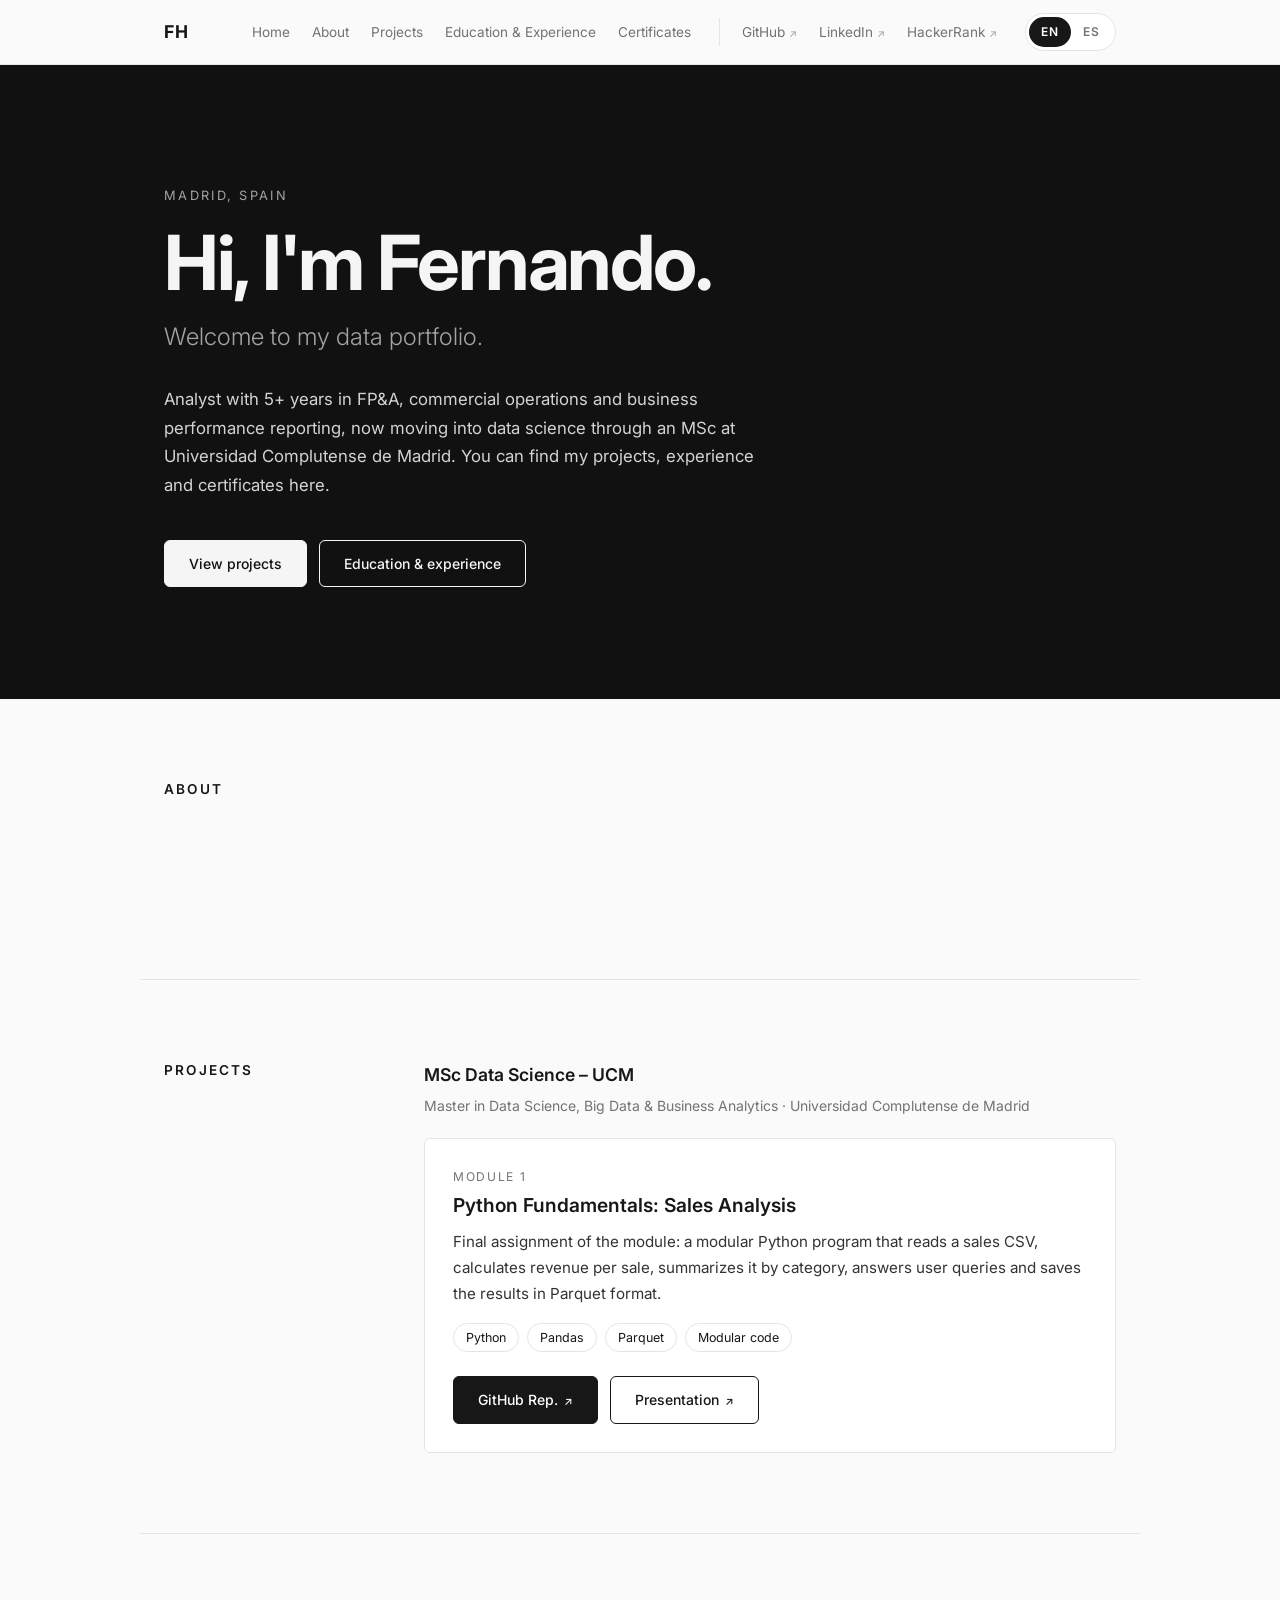
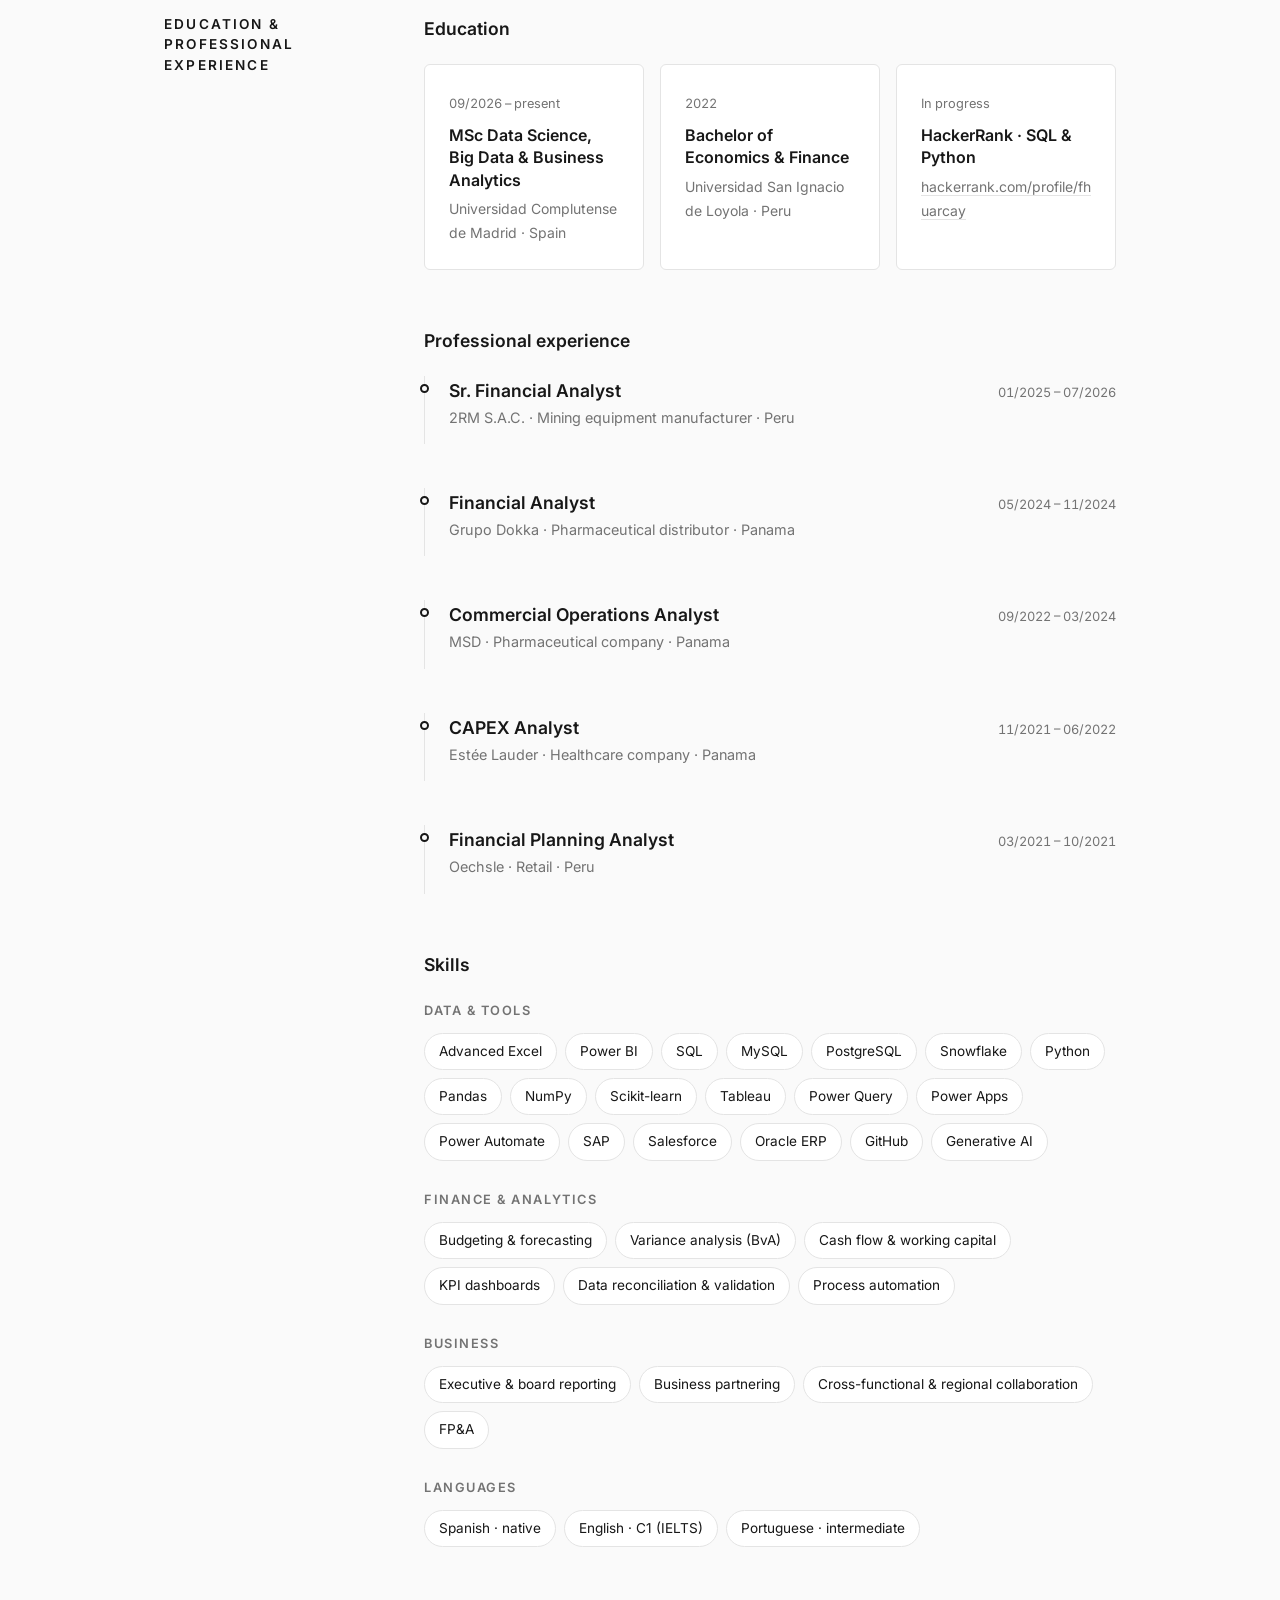
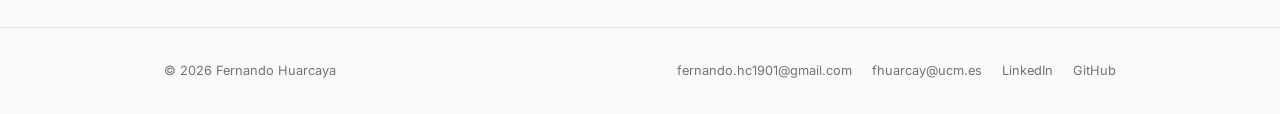
<file: index.html>
<!DOCTYPE html>
<html lang="en">
<head>
  <meta charset="UTF-8">
  <meta name="viewport" content="width=device-width, initial-scale=1.0">
  <title>Fernando Huarcaya | Data Analytics &amp; FP&amp;A</title>
  <meta name="description" content="Portfolio of Fernando Huarcaya: analyst with 5+ years in FP&A, commercial operations and business performance, moving into data science.">
  <link rel="preconnect" href="https://fonts.googleapis.com">
  <link rel="preconnect" href="https://fonts.gstatic.com" crossorigin>
  <link href="https://fonts.googleapis.com/css2?family=Inter:wght@300;400;500;600;700&display=swap" rel="stylesheet">
  <link rel="stylesheet" href="styles.css">
  <script>
    // Apply the saved language before first paint (English is the default)
    try {
      var saved = localStorage.getItem("lang");
      if (saved === "es" || saved === "en") document.documentElement.lang = saved;
    } catch (e) {}
  </script>
</head>
<body>

  <header class="site-header">
    <nav class="nav container" aria-label="Main">
      <a href="#home" class="logo" data-home>FH</a>
      <button type="button" class="nav-toggle" aria-label="Menu" aria-expanded="false" aria-controls="nav-menu"><span></span><span></span><span></span></button>
      <div class="nav-menu" id="nav-menu">
        <ul class="nav-links">
          <li><a href="#home" data-home><span data-lang="en">Home</span><span data-lang="es">Inicio</span></a></li>
          <li><a href="#about"><span data-lang="en">About</span><span data-lang="es">Sobre mí</span></a></li>
          <li><a href="#projects"><span data-lang="en">Projects</span><span data-lang="es">Proyectos</span></a></li>
          <li><a href="#education"><span data-lang="en">Education &amp; Experience</span><span data-lang="es">Formación y Experiencia</span></a></li>
          <li><a href="certificates.html"><span data-lang="en">Certificates</span><span data-lang="es">Certificados</span></a></li>
        </ul>
        <ul class="nav-links nav-external">
          <li><a href="https://github.com/ferhc1901" target="_blank" rel="noopener">GitHub <i aria-hidden="true">↗</i></a></li>
          <li><a href="https://www.linkedin.com/in/ferhc1901/" target="_blank" rel="noopener">LinkedIn <i aria-hidden="true">↗</i></a></li>
          <li><a href="https://www.hackerrank.com/profile/fhuarcay" target="_blank" rel="noopener">HackerRank <i aria-hidden="true">↗</i></a></li>
        </ul>
        <div class="lang-switch" role="group" aria-label="Language / Idioma">
          <button type="button" data-set-lang="en" aria-pressed="true">EN</button>
          <button type="button" data-set-lang="es" aria-pressed="false">ES</button>
        </div>
      </div>
    </nav>
  </header>

  <main>

    <!-- HOME -->
    <section id="home" class="hero">
      <div class="container hero-inner">
        <p class="eyebrow"><span data-lang="en">Madrid, Spain</span><span data-lang="es">Madrid, España</span></p>
        <h1><span data-lang="en">Hi, I'm Fernando.</span><span data-lang="es">Hola, soy Fernando.</span></h1>
        <p class="hero-role"><span data-lang="en">Welcome to my data portfolio.</span><span data-lang="es">Bienvenido a mi portafolio de datos.</span></p>
        <p class="hero-lead">
          <span data-lang="en">Analyst with 5+ years in FP&amp;A, commercial operations and business performance reporting, now moving into data science through an MSc at Universidad Complutense de Madrid. You can find my projects, experience and certificates here.</span>
          <span data-lang="es">Analista con más de 5 años en FP&amp;A, operaciones comerciales y reporting de negocio, ahora en transición hacia data science con un máster en la Universidad Complutense de Madrid. Aquí encontrarás mis proyectos, experiencia y certificados.</span>
        </p>
        <div class="hero-actions">
          <a href="#projects" class="btn btn-primary"><span data-lang="en">View projects</span><span data-lang="es">Ver proyectos</span></a>
          <a href="#education" class="btn btn-ghost"><span data-lang="en">Education &amp; experience</span><span data-lang="es">Formación y experiencia</span></a>
        </div>
      </div>
    </section>

    <!-- ABOUT (intentionally empty for now) -->
    <section id="about" class="section container">
      <h2 class="section-title"><span data-lang="en">About</span><span data-lang="es">Sobre mí</span></h2>
      <div class="section-body about-body">
        <!-- Content to be added -->
      </div>
    </section>

    <!-- PROJECTS -->
    <section id="projects" class="section container">
      <h2 class="section-title"><span data-lang="en">Projects</span><span data-lang="es">Proyectos</span></h2>
      <div class="section-body">

        <div class="repo-group">
          <h3 class="group-title">MSc Data Science – UCM</h3>
          <p class="group-sub">Master in Data Science, Big Data &amp; Business Analytics · Universidad Complutense de Madrid</p>

          <article class="project-card">
            <div class="project-meta"><span data-lang="en">Module 1</span><span data-lang="es">Módulo 1</span></div>
            <h4><span data-lang="en">Python Fundamentals: Sales Analysis</span><span data-lang="es">Fundamentos de Python: Análisis de ventas</span></h4>
            <p>
              <span data-lang="en">Final assignment of the module: a modular Python program that reads a sales CSV, calculates revenue per sale, summarizes it by category, answers user queries and saves the results in Parquet format.</span>
              <span data-lang="es">Trabajo final del módulo: un programa modular en Python que lee un CSV de ventas, calcula el importe de cada venta, lo resume por categoría, responde consultas del usuario y guarda los resultados en formato Parquet.</span>
            </p>
            <ul class="tags tags-small">
              <li>Python</li><li>Pandas</li><li>Parquet</li><li>Modular code</li>
            </ul>
            <div class="project-actions">
              <a class="btn btn-primary" href="https://github.com/ferhc1901/Mod1._Fundamentos_de_Python" target="_blank" rel="noopener">GitHub Rep. <i aria-hidden="true">↗</i></a>
              <a class="btn btn-ghost" href="https://github.com/ferhc1901/Mod1._Fundamentos_de_Python/blob/main/Presentacion_Mod1_Fundamentos_Python.pdf" target="_blank" rel="noopener">Presentation <i aria-hidden="true">↗</i></a>
            </div>
          </article>
        </div>

      </div>
    </section>

    <!-- EDUCATION & PROFESSIONAL EXPERIENCE -->
    <section id="education" class="section container">
      <h2 class="section-title"><span data-lang="en">Education &amp; Professional Experience</span><span data-lang="es">Formación y Experiencia Profesional</span></h2>
      <div class="section-body">

        <h3 class="group-title"><span data-lang="en">Education</span><span data-lang="es">Formación</span></h3>
        <div class="cards">
          <article class="card">
            <time>09/2026 – <span data-lang="en">present</span><span data-lang="es">actualidad</span></time>
            <h4>MSc Data Science, Big Data &amp; Business Analytics</h4>
            <p>Universidad Complutense de Madrid · <span data-lang="en">Spain</span><span data-lang="es">España</span></p>
          </article>
          <article class="card">
            <time>2022</time>
            <h4><span data-lang="en">Bachelor of Economics &amp; Finance</span><span data-lang="es">Grado en Economía y Finanzas</span></h4>
            <p>Universidad San Ignacio de Loyola · <span data-lang="en">Peru</span><span data-lang="es">Perú</span></p>
          </article>
          <article class="card">
            <time><span data-lang="en">In progress</span><span data-lang="es">En curso</span></time>
            <h4>HackerRank · SQL &amp; Python</h4>
            <p><a href="https://www.hackerrank.com/profile/fhuarcay" target="_blank" rel="noopener">hackerrank.com/profile/fhuarcay</a></p>
          </article>
        </div>

        <h3 class="group-title group-gap"><span data-lang="en">Professional experience</span><span data-lang="es">Experiencia profesional</span></h3>
        <div class="timeline">

          <article class="job">
            <header class="job-header">
              <div>
                <h4>Sr. Financial Analyst</h4>
                <p class="job-company">2RM S.A.C. · <span data-lang="en">Mining equipment manufacturer · Peru</span><span data-lang="es">Fabricante de equipos mineros · Perú</span></p>
              </div>
              <time>01/2025 – 07/2026</time>
            </header>
          </article>

          <article class="job">
            <header class="job-header">
              <div>
                <h4>Financial Analyst</h4>
                <p class="job-company">Grupo Dokka · <span data-lang="en">Pharmaceutical distributor · Panama</span><span data-lang="es">Distribuidor farmacéutico · Panamá</span></p>
              </div>
              <time>05/2024 – 11/2024</time>
            </header>
          </article>

          <article class="job">
            <header class="job-header">
              <div>
                <h4>Commercial Operations Analyst</h4>
                <p class="job-company">MSD · <span data-lang="en">Pharmaceutical company · Panama</span><span data-lang="es">Compañía farmacéutica · Panamá</span></p>
              </div>
              <time>09/2022 – 03/2024</time>
            </header>
          </article>

          <article class="job">
            <header class="job-header">
              <div>
                <h4>CAPEX Analyst</h4>
                <p class="job-company">Estée Lauder · <span data-lang="en">Healthcare company · Panama</span><span data-lang="es">Compañía de salud · Panamá</span></p>
              </div>
              <time>11/2021 – 06/2022</time>
            </header>
          </article>

          <article class="job">
            <header class="job-header">
              <div>
                <h4>Financial Planning Analyst</h4>
                <p class="job-company">Oechsle · Retail · <span data-lang="en">Peru</span><span data-lang="es">Perú</span></p>
              </div>
              <time>03/2021 – 10/2021</time>
            </header>
          </article>

        </div>

        <h3 class="group-title group-gap"><span data-lang="en">Skills</span><span data-lang="es">Habilidades</span></h3>
        <div class="skills">
          <div class="skill-group">
            <h4><span data-lang="en">Data &amp; tools</span><span data-lang="es">Datos y herramientas</span></h4>
            <ul class="tags">
              <li><span data-lang="en">Advanced Excel</span><span data-lang="es">Excel avanzado</span></li>
              <li>Power BI</li><li>SQL</li><li>MySQL</li><li>PostgreSQL</li>
              <li>Snowflake</li><li>Python</li><li>Pandas</li><li>NumPy</li><li>Scikit-learn</li>
              <li>Tableau</li><li>Power Query</li><li>Power Apps</li><li>Power Automate</li>
              <li>SAP</li><li>Salesforce</li><li>Oracle ERP</li><li>GitHub</li>
              <li><span data-lang="en">Generative AI</span><span data-lang="es">IA generativa</span></li>
            </ul>
          </div>
          <div class="skill-group">
            <h4><span data-lang="en">Finance &amp; analytics</span><span data-lang="es">Finanzas y análisis</span></h4>
            <ul class="tags">
              <li><span data-lang="en">Budgeting &amp; forecasting</span><span data-lang="es">Presupuestos y forecasting</span></li>
              <li><span data-lang="en">Variance analysis (BvA)</span><span data-lang="es">Análisis de desviaciones (BvA)</span></li>
              <li><span data-lang="en">Cash flow &amp; working capital</span><span data-lang="es">Cash flow y capital circulante</span></li>
              <li><span data-lang="en">KPI dashboards</span><span data-lang="es">Dashboards de KPIs</span></li>
              <li><span data-lang="en">Data reconciliation &amp; validation</span><span data-lang="es">Conciliación y validación de datos</span></li>
              <li><span data-lang="en">Process automation</span><span data-lang="es">Automatización de procesos</span></li>
            </ul>
          </div>
          <div class="skill-group">
            <h4><span data-lang="en">Business</span><span data-lang="es">Negocio</span></h4>
            <ul class="tags">
              <li><span data-lang="en">Executive &amp; board reporting</span><span data-lang="es">Reporting a dirección y consejo</span></li>
              <li>Business partnering</li>
              <li><span data-lang="en">Cross-functional &amp; regional collaboration</span><span data-lang="es">Colaboración regional y multifuncional</span></li>
              <li>FP&amp;A</li>
            </ul>
          </div>
          <div class="skill-group">
            <h4><span data-lang="en">Languages</span><span data-lang="es">Idiomas</span></h4>
            <ul class="tags">
              <li><span data-lang="en">Spanish · native</span><span data-lang="es">Español · nativo</span></li>
              <li><span data-lang="en">English · C1 (IELTS)</span><span data-lang="es">Inglés · C1 (IELTS)</span></li>
              <li><span data-lang="en">Portuguese · intermediate</span><span data-lang="es">Portugués · intermedio</span></li>
            </ul>
          </div>
        </div>

      </div>
    </section>

  </main>

  <footer class="site-footer">
    <div class="container footer-inner">
      <p>&copy; 2026 Fernando Huarcaya</p>
      <ul class="footer-links">
        <li><a href="mailto:fernando.hc1901@gmail.com">fernando.hc1901@gmail.com</a></li>
        <li><a href="mailto:fhuarcay@ucm.es">fhuarcay@ucm.es</a></li>
        <li><a href="https://www.linkedin.com/in/ferhc1901/" target="_blank" rel="noopener">LinkedIn</a></li>
        <li><a href="https://github.com/ferhc1901" target="_blank" rel="noopener">GitHub</a></li>
      </ul>
    </div>
  </footer>

  <script src="script.js"></script>
</body>
</html>
</file>
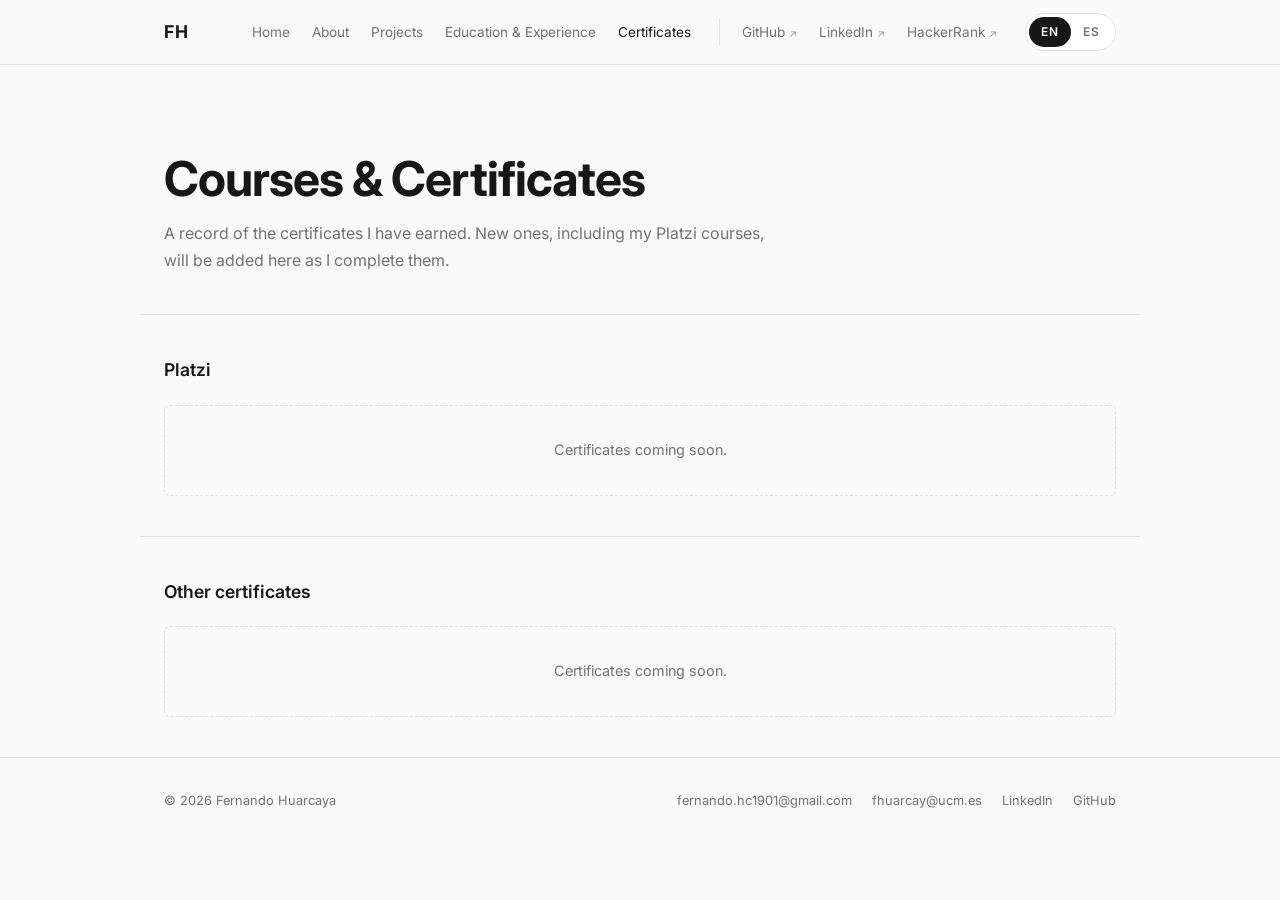
<file: certificates.html>
<!DOCTYPE html>
<html lang="en">
<head>
  <meta charset="UTF-8">
  <meta name="viewport" content="width=device-width, initial-scale=1.0">
  <title>Certificates | Fernando Huarcaya</title>
  <meta name="description" content="Courses and certificates of Fernando Huarcaya.">
  <link rel="preconnect" href="https://fonts.googleapis.com">
  <link rel="preconnect" href="https://fonts.gstatic.com" crossorigin>
  <link href="https://fonts.googleapis.com/css2?family=Inter:wght@300;400;500;600;700&display=swap" rel="stylesheet">
  <link rel="stylesheet" href="styles.css">
  <script>
    try {
      var saved = localStorage.getItem("lang");
      if (saved === "es" || saved === "en") document.documentElement.lang = saved;
    } catch (e) {}
  </script>
</head>
<body data-title-en="Certificates | Fernando Huarcaya" data-title-es="Certificados | Fernando Huarcaya">

  <header class="site-header">
    <nav class="nav container" aria-label="Main">
      <a href="index.html" class="logo">FH</a>
      <button type="button" class="nav-toggle" aria-label="Menu" aria-expanded="false" aria-controls="nav-menu"><span></span><span></span><span></span></button>
      <div class="nav-menu" id="nav-menu">
        <ul class="nav-links">
          <li><a href="index.html"><span data-lang="en">Home</span><span data-lang="es">Inicio</span></a></li>
          <li><a href="index.html#about"><span data-lang="en">About</span><span data-lang="es">Sobre mí</span></a></li>
          <li><a href="index.html#projects"><span data-lang="en">Projects</span><span data-lang="es">Proyectos</span></a></li>
          <li><a href="index.html#education"><span data-lang="en">Education &amp; Experience</span><span data-lang="es">Formación y Experiencia</span></a></li>
          <li><a href="certificates.html" class="active" aria-current="page"><span data-lang="en">Certificates</span><span data-lang="es">Certificados</span></a></li>
        </ul>
        <ul class="nav-links nav-external">
          <li><a href="https://github.com/ferhc1901" target="_blank" rel="noopener">GitHub <i aria-hidden="true">↗</i></a></li>
          <li><a href="https://www.linkedin.com/in/ferhc1901/" target="_blank" rel="noopener">LinkedIn <i aria-hidden="true">↗</i></a></li>
          <li><a href="https://www.hackerrank.com/profile/fhuarcay" target="_blank" rel="noopener">HackerRank <i aria-hidden="true">↗</i></a></li>
        </ul>
        <div class="lang-switch" role="group" aria-label="Language / Idioma">
          <button type="button" data-set-lang="en" aria-pressed="true">EN</button>
          <button type="button" data-set-lang="es" aria-pressed="false">ES</button>
        </div>
      </div>
    </nav>
  </header>

  <main>
    <section class="page-head container">
      <h1><span data-lang="en">Courses &amp; Certificates</span><span data-lang="es">Cursos y Certificados</span></h1>
      <p>
        <span data-lang="en">A record of the certificates I have earned. New ones, including my Platzi courses, will be added here as I complete them.</span>
        <span data-lang="es">Registro de los certificados que he obtenido. Aquí iré agregando los nuevos, incluidos mis cursos de Platzi, a medida que los complete.</span>
      </p>
    </section>

    <section class="cert-group container" id="platzi">
      <h2 class="group-title">Platzi</h2>
      <div class="empty-state">
        <span data-lang="en">Certificates coming soon.</span>
        <span data-lang="es">Certificados próximamente.</span>
      </div>
      <!-- Certificate card template:
      <div class="cert-grid">
        <article class="card">
          <time>MM/YYYY</time>
          <h4>Course name</h4>
          <p>Issuer · <a href="CERTIFICATE_URL" target="_blank" rel="noopener">View certificate</a></p>
        </article>
      </div>
      -->
    </section>

    <section class="cert-group container" id="other">
      <h2 class="group-title"><span data-lang="en">Other certificates</span><span data-lang="es">Otros certificados</span></h2>
      <div class="empty-state">
        <span data-lang="en">Certificates coming soon.</span>
        <span data-lang="es">Certificados próximamente.</span>
      </div>
    </section>
  </main>

  <footer class="site-footer">
    <div class="container footer-inner">
      <p>&copy; 2026 Fernando Huarcaya</p>
      <ul class="footer-links">
        <li><a href="mailto:fernando.hc1901@gmail.com">fernando.hc1901@gmail.com</a></li>
        <li><a href="mailto:fhuarcay@ucm.es">fhuarcay@ucm.es</a></li>
        <li><a href="https://www.linkedin.com/in/ferhc1901/" target="_blank" rel="noopener">LinkedIn</a></li>
        <li><a href="https://github.com/ferhc1901" target="_blank" rel="noopener">GitHub</a></li>
      </ul>
    </div>
  </footer>

  <script src="script.js"></script>
</body>
</html>
</file>
<file: styles.css>
/* ==========================================================
   Fernando Huarcaya — Portfolio
   Modern, minimal, grayscale
   ========================================================== */

:root {
  --gray-0:   #ffffff;
  --gray-50:  #fafafa;
  --gray-100: #f2f2f2;
  --gray-200: #e4e4e4;
  --gray-400: #a3a3a3;
  --gray-500: #737373;
  --gray-700: #404040;
  --gray-900: #171717;

  --bg:      var(--gray-50);
  --surface: var(--gray-0);
  --border:  var(--gray-200);
  --text:    var(--gray-900);
  --muted:   var(--gray-500);
  --accent:  var(--gray-900);
  --on-accent: var(--gray-0);

  --hero-bg:   #111111;
  --hero-text: #f5f5f5;
  --hero-muted:#a3a3a3;

  --font: "Inter", system-ui, -apple-system, "Segoe UI", Roboto, sans-serif;
  --max-w: 1000px;
  --radius: 6px;
  --ease: 200ms ease;
}

@media (prefers-color-scheme: dark) {
  :root {
    --bg:      #0e0e0e;
    --surface: #161616;
    --border:  #2a2a2a;
    --text:    #ededed;
    --muted:   #8f8f8f;
    --accent:  #ededed;
    --on-accent: #0e0e0e;
    --hero-bg: #181818;
  }
}

/* ---------- Base ---------- */
*, *::before, *::after { box-sizing: border-box; margin: 0; padding: 0; }

html { scroll-behavior: smooth; scroll-padding-top: 72px; }

body {
  font-family: var(--font);
  font-size: 16px;
  line-height: 1.7;
  color: var(--text);
  background: var(--bg);
  -webkit-font-smoothing: antialiased;
}

a { color: inherit; text-decoration: none; transition: color var(--ease), opacity var(--ease); }
ul { list-style: none; }
strong { font-weight: 600; }
i { font-style: normal; }

.container { width: 100%; max-width: var(--max-w); margin: 0 auto; padding: 0 24px; }

/* ---------- Header / Nav ---------- */
.site-header {
  position: sticky; top: 0; z-index: 20;
  background: color-mix(in srgb, var(--bg) 88%, transparent);
  backdrop-filter: blur(10px); -webkit-backdrop-filter: blur(10px);
  border-bottom: 1px solid var(--border);
}
.nav { display: flex; align-items: center; justify-content: space-between; gap: 24px; height: 64px; }
.logo { font-weight: 700; font-size: 1.1rem; letter-spacing: 0.08em; }

.nav-menu { display: flex; align-items: center; gap: 28px; flex: 1; justify-content: flex-end; }
.nav-links { display: flex; align-items: center; gap: 22px; }
.nav-links a { font-size: 0.85rem; color: var(--muted); white-space: nowrap; }
.nav-links a:hover, .nav-links a.active { color: var(--text); }
.nav-external { padding-left: 22px; border-left: 1px solid var(--border); }
.nav-external i { font-size: 0.75em; opacity: 0.7; }

.nav-toggle {
  display: none; background: none; border: 0; cursor: pointer;
  width: 40px; height: 40px; flex-direction: column; justify-content: center; align-items: center; gap: 5px;
}
.nav-toggle span { display: block; width: 22px; height: 2px; background: var(--text); transition: transform var(--ease), opacity var(--ease); }
.nav-toggle[aria-expanded="true"] span:nth-child(1) { transform: translateY(7px) rotate(45deg); }
.nav-toggle[aria-expanded="true"] span:nth-child(2) { opacity: 0; }
.nav-toggle[aria-expanded="true"] span:nth-child(3) { transform: translateY(-7px) rotate(-45deg); }

/* ---------- Language switch ---------- */
html[lang="en"] [data-lang="es"],
html[lang="es"] [data-lang="en"] { display: none !important; }

.lang-switch { display: flex; border: 1px solid var(--border); border-radius: 999px; padding: 3px; background: var(--surface); }
.lang-switch button {
  font: inherit; font-size: 0.75rem; font-weight: 600; letter-spacing: 0.08em;
  padding: 5px 12px; border: 0; border-radius: 999px; background: transparent; color: var(--muted);
  cursor: pointer; transition: background var(--ease), color var(--ease);
}
.lang-switch button:hover { color: var(--text); }
.lang-switch button[aria-pressed="true"] { background: var(--accent); color: var(--on-accent); }
.lang-switch button:focus-visible { outline: 2px solid var(--accent); outline-offset: 2px; }

/* ---------- Hero ---------- */
.hero { background: var(--hero-bg); color: var(--hero-text); }
.hero-inner { padding-top: 120px; padding-bottom: 112px; }
.eyebrow { font-size: 0.8rem; text-transform: uppercase; letter-spacing: 0.18em; color: var(--hero-muted); margin-bottom: 16px; }
.hero h1 { font-size: clamp(2.6rem, 7vw, 4.75rem); font-weight: 700; line-height: 1.05; letter-spacing: -0.03em; }
.hero-role { margin-top: 14px; font-size: clamp(1.1rem, 2.5vw, 1.5rem); font-weight: 300; color: var(--hero-muted); }
.hero-lead { max-width: 620px; margin-top: 28px; font-size: 1.05rem; opacity: 0.85; }
.hero-actions { display: flex; flex-wrap: wrap; gap: 12px; margin-top: 40px; }

.btn {
  display: inline-block; padding: 11px 24px; font-size: 0.875rem; font-weight: 500;
  border-radius: var(--radius); border: 1px solid var(--accent);
  transition: background var(--ease), color var(--ease);
}
.btn i { font-size: 0.8em; margin-left: 2px; }
.btn-primary { background: var(--accent); color: var(--on-accent); }
.btn-primary:hover { background: transparent; color: var(--accent); }
.btn-ghost { color: var(--accent); }
.btn-ghost:hover { background: var(--accent); color: var(--on-accent); }

.hero .btn-primary { background: var(--hero-text); color: #111; border-color: var(--hero-text); }
.hero .btn-primary:hover { background: transparent; color: var(--hero-text); }
.hero .btn-ghost { color: var(--hero-text); border-color: var(--hero-text); }
.hero .btn-ghost:hover { background: var(--hero-text); color: #111; }

/* ---------- Sections ---------- */
.section {
  display: grid; grid-template-columns: 220px 1fr; gap: 40px;
  padding-top: 80px; padding-bottom: 80px; border-top: 1px solid var(--border);
}
.hero + .section { border-top: 0; }
.section-title {
  font-size: 0.85rem; font-weight: 600; text-transform: uppercase; letter-spacing: 0.16em;
  position: sticky; top: 96px; align-self: start; line-height: 1.5;
}
.about-body { min-height: 120px; }

.group-title { font-size: 1.1rem; font-weight: 600; }
.group-gap { margin-top: 56px; }
.group-sub { font-size: 0.875rem; color: var(--muted); margin: 4px 0 20px; }
.group-title + .cards, .group-title + .timeline, .group-title + .skills { margin-top: 20px; }

time { font-size: 0.8rem; color: var(--muted); white-space: nowrap; font-variant-numeric: tabular-nums; }

/* ---------- Project card ---------- */
.project-card {
  background: var(--surface); border: 1px solid var(--border); border-radius: var(--radius);
  padding: 28px; transition: border-color var(--ease), transform var(--ease);
}
.project-card:hover { border-color: var(--muted); transform: translateY(-2px); }
.project-meta { font-size: 0.75rem; text-transform: uppercase; letter-spacing: 0.14em; color: var(--muted); }
.project-card h4 { font-size: 1.2rem; font-weight: 600; margin: 6px 0 10px; line-height: 1.35; }
.project-card p { font-size: 0.95rem; opacity: 0.88; }
.project-card .tags { margin-top: 16px; }
.project-actions { display: flex; flex-wrap: wrap; gap: 12px; margin-top: 24px; }

/* ---------- Timeline ---------- */
.timeline { display: flex; flex-direction: column; gap: 44px; }
.job { position: relative; padding-left: 24px; border-left: 1px solid var(--border); }
.job::before {
  content: ""; position: absolute; left: -5px; top: 8px; width: 9px; height: 9px;
  border-radius: 50%; background: var(--bg); border: 2px solid var(--accent);
}
.job-header { display: flex; justify-content: space-between; align-items: baseline; gap: 16px; margin-bottom: 14px; }
.job h4 { font-size: 1.1rem; font-weight: 600; }
.job-company { font-size: 0.9rem; color: var(--muted); }
.job ul li { position: relative; padding-left: 18px; font-size: 0.95rem; opacity: 0.88; }
.job ul li + li { margin-top: 8px; }
.job ul li::before { content: "—"; position: absolute; left: 0; color: var(--gray-400); }

/* ---------- Cards ---------- */
.cards { display: grid; grid-template-columns: repeat(auto-fit, minmax(220px, 1fr)); gap: 16px; }
.card {
  background: var(--surface); border: 1px solid var(--border); border-radius: var(--radius);
  padding: 24px; transition: border-color var(--ease), transform var(--ease);
}
.card:hover { border-color: var(--muted); transform: translateY(-2px); }
.card h4 { font-size: 1rem; font-weight: 600; margin: 8px 0 6px; line-height: 1.4; }
.card p { font-size: 0.875rem; color: var(--muted); overflow-wrap: anywhere; }
.card a { border-bottom: 1px solid var(--border); }
.card a:hover { color: var(--text); border-color: var(--text); }

/* ---------- Skills / tags ---------- */
.skills { display: flex; flex-direction: column; gap: 28px; }
.skill-group h4 { font-size: 0.8rem; font-weight: 600; text-transform: uppercase; letter-spacing: 0.12em; color: var(--muted); margin-bottom: 12px; }
.tags { display: flex; flex-wrap: wrap; gap: 8px; }
.tags li {
  font-size: 0.85rem; padding: 6px 14px; background: var(--surface); border: 1px solid var(--border);
  border-radius: 999px; transition: background var(--ease), color var(--ease), border-color var(--ease);
}
.tags li:hover { background: var(--accent); color: var(--on-accent); border-color: var(--accent); }
.tags-small li { font-size: 0.78rem; padding: 3px 12px; }

/* ---------- Certificates page ---------- */
.page-head { padding-top: 88px; padding-bottom: 40px; }
.page-head h1 { font-size: clamp(2rem, 5vw, 3rem); font-weight: 700; letter-spacing: -0.02em; line-height: 1.1; }
.page-head p { margin-top: 14px; max-width: 620px; color: var(--muted); }
.cert-group { padding-top: 40px; padding-bottom: 40px; border-top: 1px solid var(--border); }
.cert-grid { display: grid; grid-template-columns: repeat(auto-fill, minmax(260px, 1fr)); gap: 16px; margin-top: 20px; }
.empty-state {
  margin-top: 20px; padding: 32px; text-align: center; font-size: 0.9rem; color: var(--muted);
  border: 1px dashed var(--border); border-radius: var(--radius);
}

/* ---------- Footer ---------- */
.site-footer { border-top: 1px solid var(--border); padding: 32px 0; font-size: 0.8rem; color: var(--muted); }
.footer-inner { display: flex; justify-content: space-between; align-items: center; flex-wrap: wrap; gap: 12px 24px; }
.footer-links { display: flex; flex-wrap: wrap; gap: 8px 20px; }
.footer-links a:hover { color: var(--text); }

/* ---------- Responsive ---------- */
@media (max-width: 960px) {
  .nav-toggle { display: flex; }
  .nav-menu {
    display: none; position: absolute; top: 64px; left: 0; right: 0;
    flex-direction: column; align-items: flex-start; gap: 18px; padding: 20px 24px 24px;
    background: var(--bg); border-bottom: 1px solid var(--border);
  }
  .site-header.nav-open .nav-menu { display: flex; }
  .nav-links { flex-direction: column; align-items: flex-start; gap: 12px; }
  .nav-links a { font-size: 1rem; }
  .nav-external { padding-left: 0; border-left: 0; padding-top: 14px; border-top: 1px solid var(--border); width: 100%; }
}

@media (max-width: 760px) {
  .container { padding: 0 16px; }
  .hero-inner { padding-top: 72px; padding-bottom: 72px; }
  .section { grid-template-columns: 1fr; gap: 24px; padding-top: 56px; padding-bottom: 56px; }
  .section-title { position: static; }
  .job-header { flex-direction: column; gap: 4px; }
  .project-card { padding: 22px; }
}
</file>
